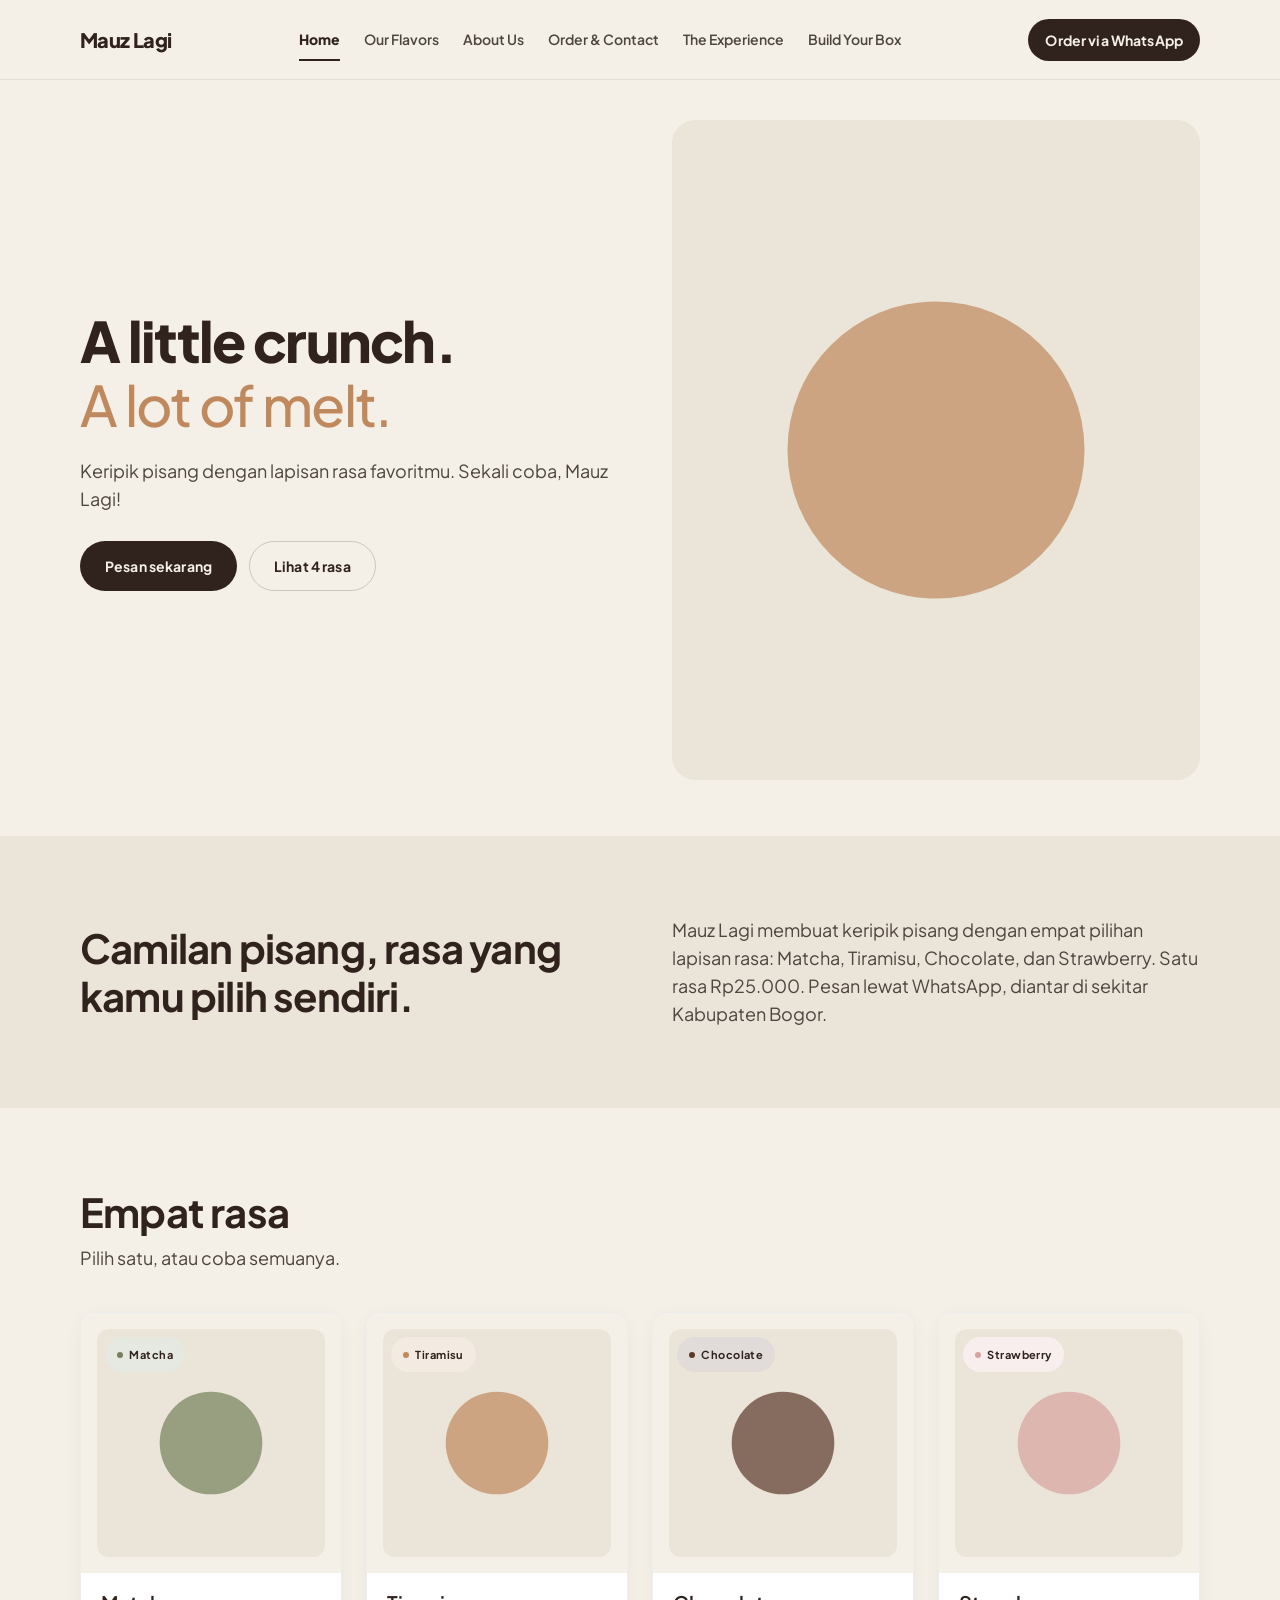
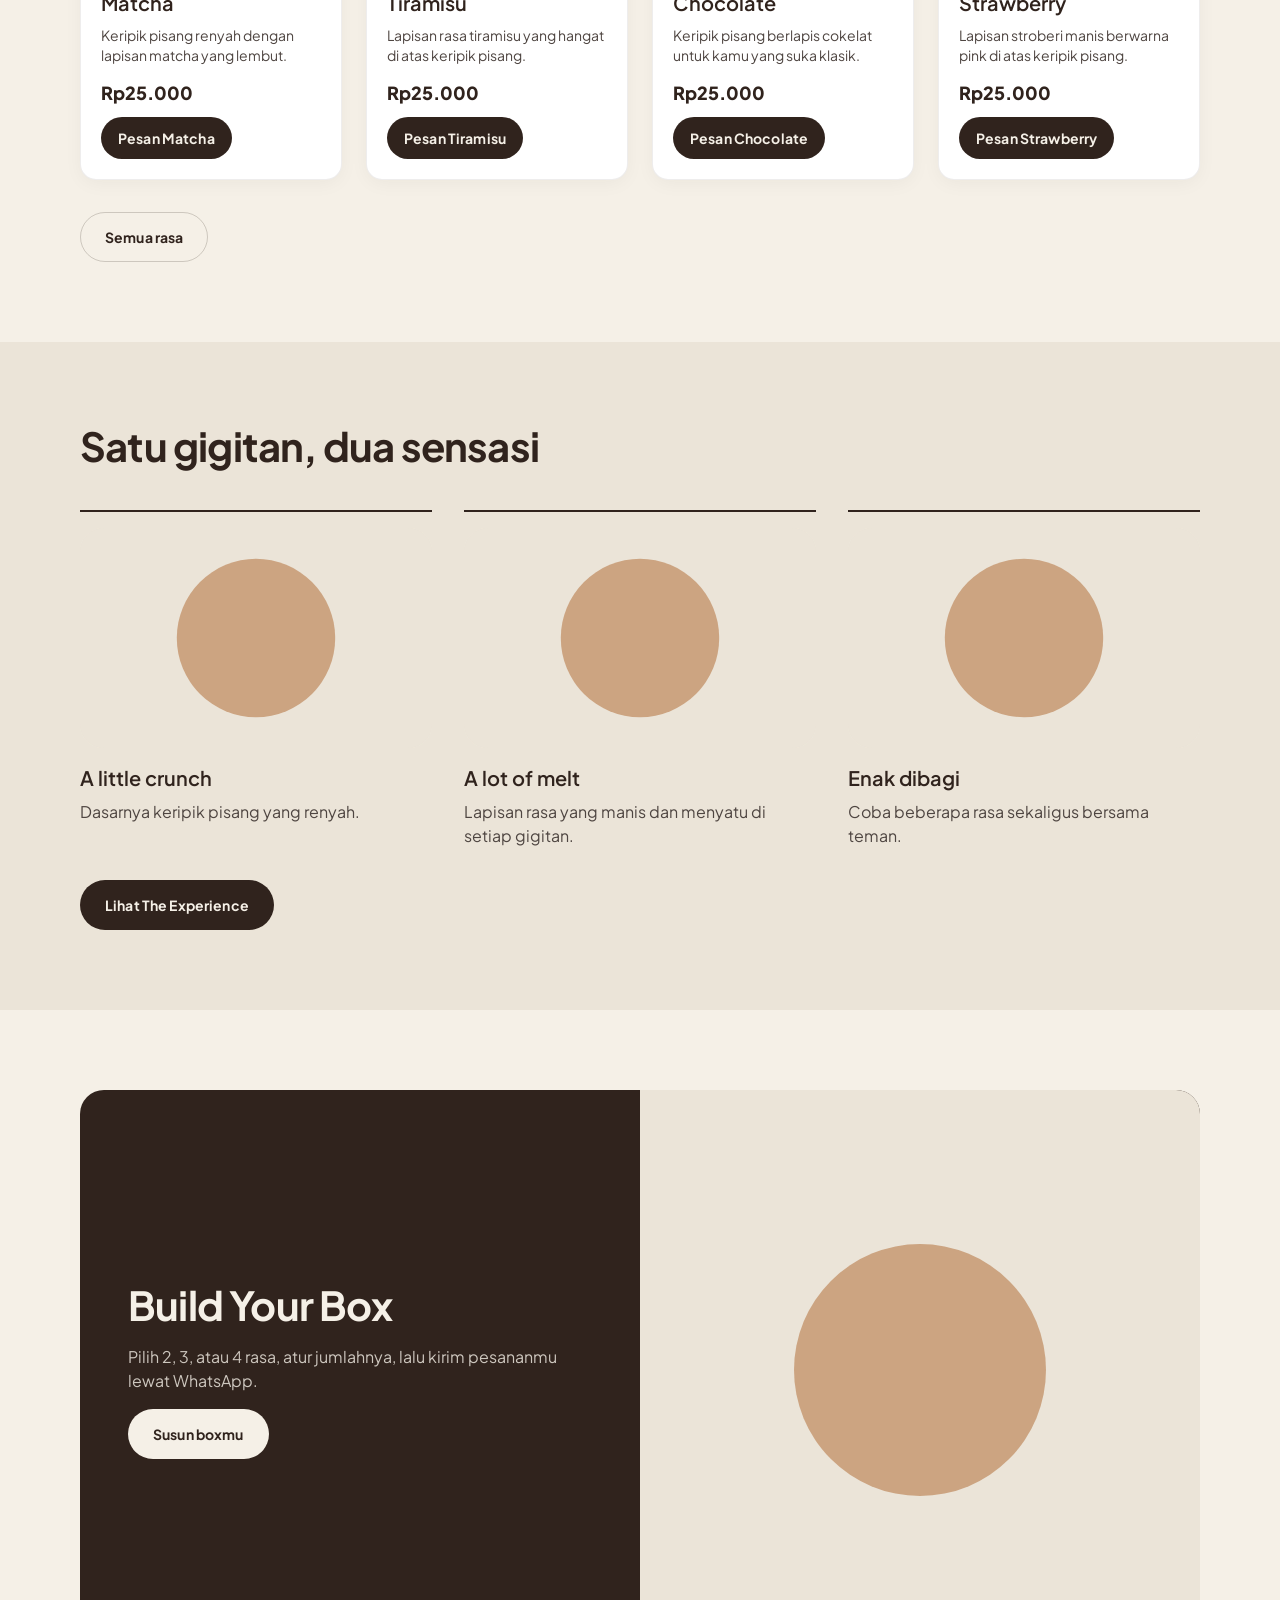
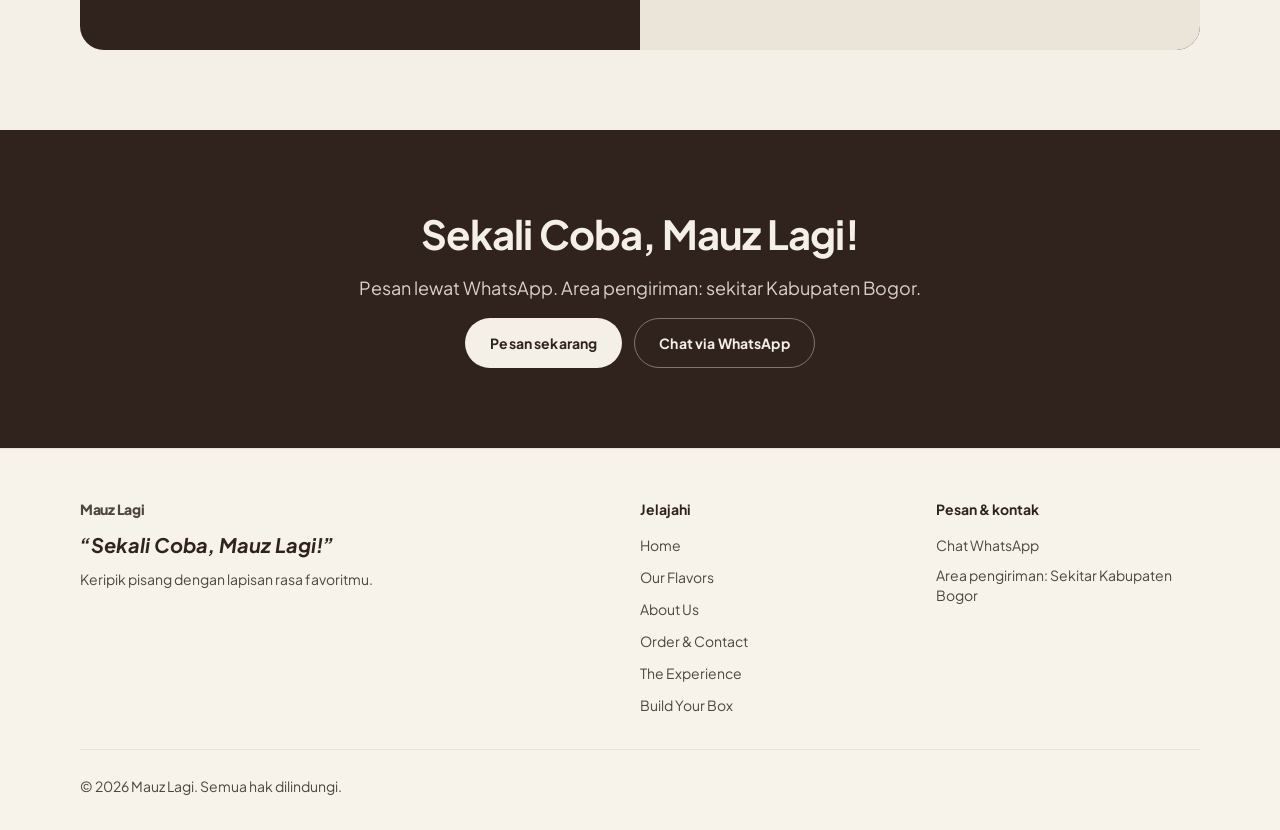
<file: index.html>
<!DOCTYPE html>
<html lang="id">
<head>
<meta charset="utf-8">
<meta name="viewport" content="width=device-width, initial-scale=1">
<title>Keripik Pisang Lapis Rasa | Mauz Lagi</title>
<meta name="description" content="Mauz Lagi — keripik pisang dengan lapisan rasa Matcha, Tiramisu, Chocolate, dan Strawberry. Sekali coba, Mauz Lagi!">
<link rel="preconnect" href="https://fonts.googleapis.com">
<link rel="preconnect" href="https://fonts.gstatic.com" crossorigin>
<link href="https://fonts.googleapis.com/css2?family=Plus+Jakarta+Sans:wght@400;500;600;700;800&display=swap" rel="stylesheet">
<link rel="stylesheet" href="css/style.css">
</head>
<body>
<a class="skip" href="#main">Lewati ke konten</a>
<div id="site-header"></div>
<main id="main">

<section class="hero"><div class="container split">
<div><h1 class="t-hero"><span>A little crunch.</span><span>A lot of melt.</span></h1>
<p class="t-lead">Keripik pisang dengan lapisan rasa favoritmu. Sekali coba, Mauz Lagi!</p>
<div class="btn-row"><a class="btn btn--primary" href="order.html">Pesan sekarang</a><a class="btn btn--ghost" href="flavors.html">Lihat 4 rasa</a></div></div>
<div class="media-frame"><img data-img="hero" alt="Keripik pisang Mauz Lagi dengan lapisan rasa" width="800" height="1000"></div>
</div></section>

<section class="section section--tint"><div class="container split">
<div><h2 class="t-h1">Camilan pisang, rasa yang kamu pilih sendiri.</h2></div>
<p class="t-lead">Mauz Lagi membuat keripik pisang dengan empat pilihan lapisan rasa: Matcha, Tiramisu, Chocolate, dan Strawberry. Satu rasa Rp25.000. Pesan lewat WhatsApp, diantar di sekitar Kabupaten Bogor.</p>
</div></section>

<section class="section" id="rasa"><div class="container">
<div class="section-head"><h2 class="t-h1">Empat rasa</h2><p class="t-lead">Pilih satu, atau coba semuanya.</p></div>
<div class="grid flavor-grid is-scroll" data-flavor-grid></div>
<div class="btn-row" style="margin-top:2rem"><a class="btn btn--ghost" href="flavors.html">Semua rasa</a></div>
</div></section>

<section class="section section--tint"><div class="container">
<div class="section-head"><h2 class="t-h1">Satu gigitan, dua sensasi</h2></div>
<div class="pillars">
<div class="pillar"><div class="media-frame media-frame--wide" style="margin-bottom:1rem"><img data-img="crunch" alt="Keripik pisang renyah" loading="lazy" width="800" height="500"></div><h3 class="t-h3">A little crunch</h3><p class="muted">Dasarnya keripik pisang yang renyah.</p></div>
<div class="pillar"><div class="media-frame media-frame--wide" style="margin-bottom:1rem"><img data-img="melt" alt="Lapisan rasa pada keripik pisang" loading="lazy" width="800" height="500"></div><h3 class="t-h3">A lot of melt</h3><p class="muted">Lapisan rasa yang manis dan menyatu di setiap gigitan.</p></div>
<div class="pillar"><div class="media-frame media-frame--wide" style="margin-bottom:1rem"><img data-img="share" alt="Keripik pisang untuk dinikmati bersama" loading="lazy" width="800" height="500"></div><h3 class="t-h3">Enak dibagi</h3><p class="muted">Coba beberapa rasa sekaligus bersama teman.</p></div>
</div>
<div class="btn-row" style="margin-top:2rem"><a class="btn btn--primary" href="experience.html">Lihat The Experience</a></div>
</div></section>

<section class="section"><div class="container"><div class="promo">
<div class="promo-body"><h2 class="t-h1">Build Your Box</h2><p>Pilih 2, 3, atau 4 rasa, atur jumlahnya, lalu kirim pesananmu lewat WhatsApp.</p><a class="btn btn--light" href="build-your-box.html">Susun boxmu</a></div>
<img data-img="box" alt="Beberapa rasa keripik pisang Mauz Lagi dalam satu box" loading="lazy" width="800" height="600"></div></div></section>
<section class="section section--dark"><div class="container cta-band">
<h2 class="t-h1">Sekali Coba, Mauz Lagi!</h2><p class="t-lead">Pesan lewat WhatsApp. Area pengiriman: sekitar Kabupaten Bogor.</p>
<div class="btn-row" style="justify-content:center"><a class="btn btn--light" href="order.html">Pesan sekarang</a><a class="btn btn--ghost" style="color:var(--cream);border-color:rgba(245,240,231,.4)" data-wa="Halo Mauz Lagi! Saya mau pesan keripik pisang." target="_blank" rel="noopener" href="#">Chat via WhatsApp</a></div></div></section>

</main>
<div id="site-footer"></div>
<script src="js/products.js"></script><script src="js/main.js"></script>
</body>
</html>
</file>
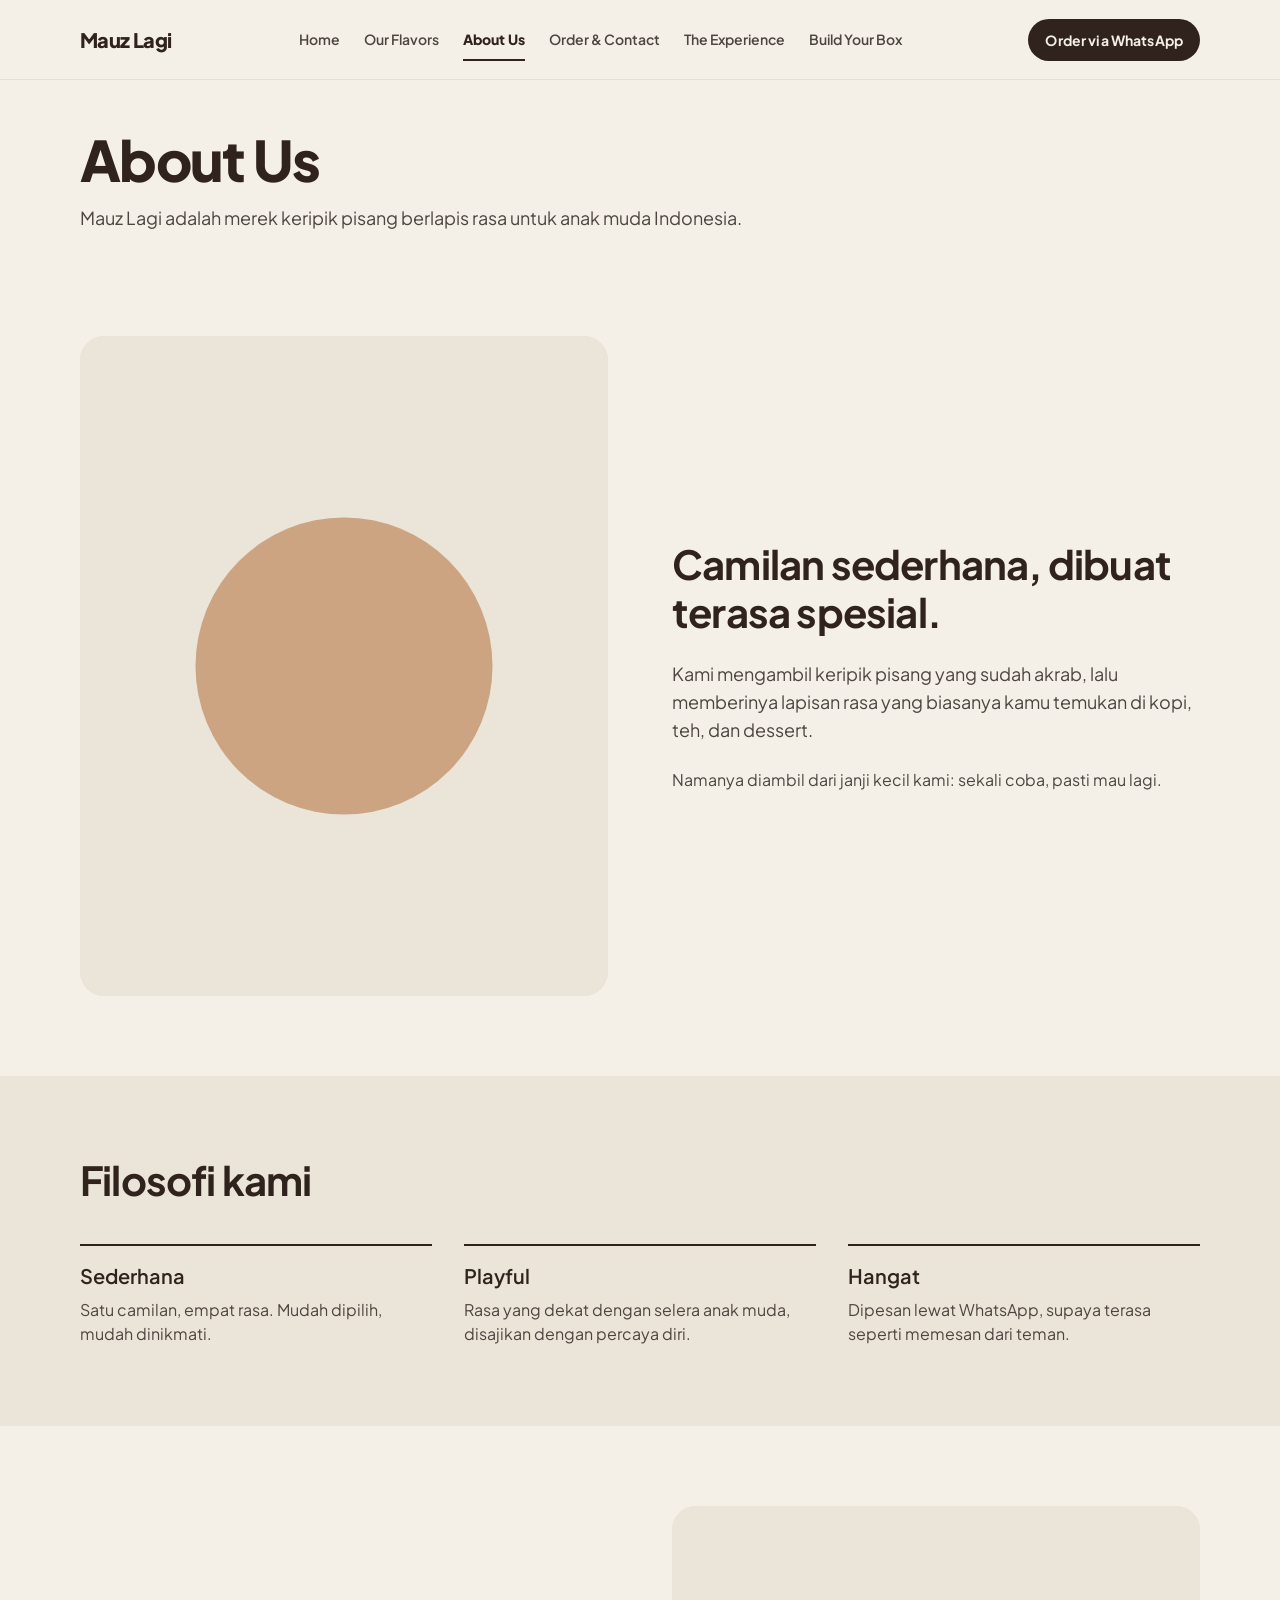
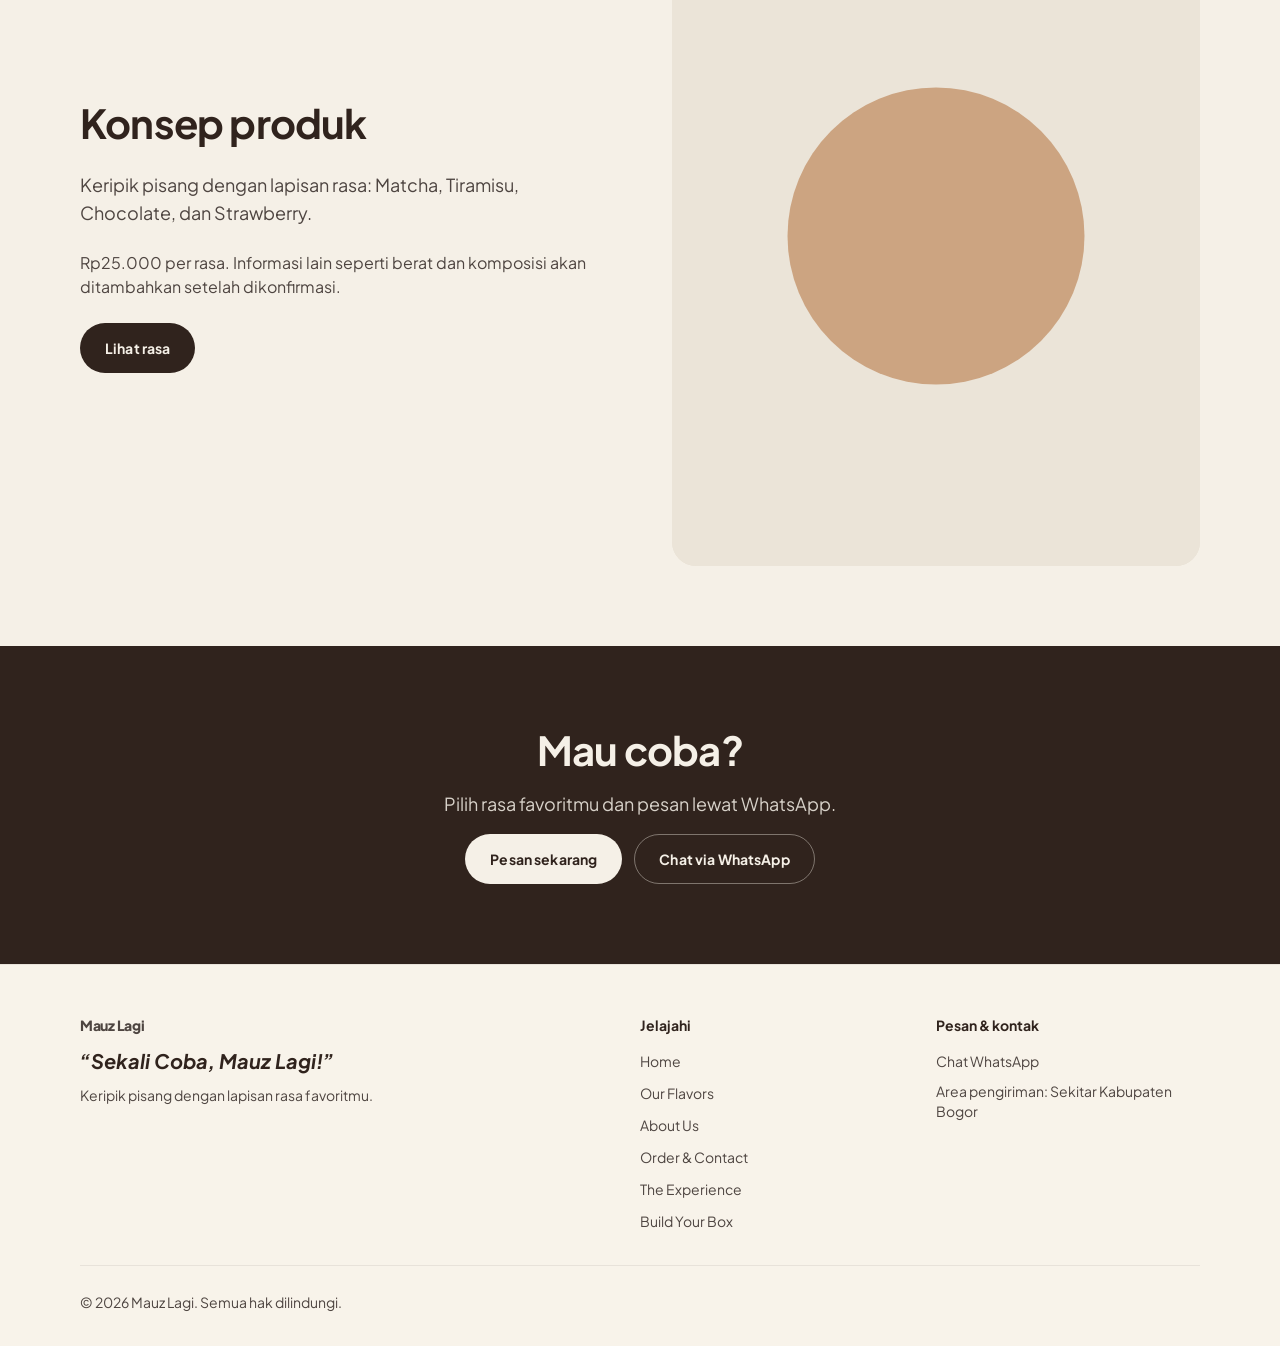
<file: about.html>
<!DOCTYPE html>
<html lang="id">
<head>
<meta charset="utf-8">
<meta name="viewport" content="width=device-width, initial-scale=1">
<title>About Us | Mauz Lagi</title>
<meta name="description" content="Kenali Mauz Lagi: keripik pisang dengan lapisan rasa untuk anak muda Indonesia.">
<link rel="preconnect" href="https://fonts.googleapis.com">
<link rel="preconnect" href="https://fonts.gstatic.com" crossorigin>
<link href="https://fonts.googleapis.com/css2?family=Plus+Jakarta+Sans:wght@400;500;600;700;800&display=swap" rel="stylesheet">
<link rel="stylesheet" href="css/style.css">
</head>
<body>
<a class="skip" href="#main">Lewati ke konten</a>
<div id="site-header"></div>
<main id="main">

<section class="container page-head"><h1 class="t-hero">About Us</h1><p class="t-lead">Mauz Lagi adalah merek keripik pisang berlapis rasa untuk anak muda Indonesia.</p></section>
<section class="section"><div class="container split">
<div class="media-frame"><img data-img="about1" alt="Keripik pisang berwarna keemasan" loading="lazy" width="800" height="1000"></div>
<div class="grid"><h2 class="t-h1">Camilan sederhana, dibuat terasa spesial.</h2><p class="t-lead">Kami mengambil keripik pisang yang sudah akrab, lalu memberinya lapisan rasa yang biasanya kamu temukan di kopi, teh, dan dessert.</p><p class="muted">Namanya diambil dari janji kecil kami: sekali coba, pasti mau lagi.</p></div>
</div></section>
<section class="section section--tint"><div class="container">
<div class="section-head"><h2 class="t-h1">Filosofi kami</h2></div>
<div class="pillars">
<div class="pillar"><h3 class="t-h3">Sederhana</h3><p class="muted">Satu camilan, empat rasa. Mudah dipilih, mudah dinikmati.</p></div>
<div class="pillar"><h3 class="t-h3">Playful</h3><p class="muted">Rasa yang dekat dengan selera anak muda, disajikan dengan percaya diri.</p></div>
<div class="pillar"><h3 class="t-h3">Hangat</h3><p class="muted">Dipesan lewat WhatsApp, supaya terasa seperti memesan dari teman.</p></div>
</div></div></section>
<section class="section"><div class="container split split--flip">
<div class="media-frame"><img data-img="about2" alt="Lapisan rasa pada keripik pisang" loading="lazy" width="800" height="1000"></div>
<div class="grid"><h2 class="t-h1">Konsep produk</h2><p class="t-lead">Keripik pisang dengan lapisan rasa: Matcha, Tiramisu, Chocolate, dan Strawberry.</p><p class="muted">Rp25.000 per rasa. Informasi lain seperti berat dan komposisi akan ditambahkan setelah dikonfirmasi.</p><div class="btn-row"><a class="btn btn--primary" href="flavors.html">Lihat rasa</a></div></div>
</div></section>
<section class="section section--dark"><div class="container cta-band">
<h2 class="t-h1">Mau coba?</h2><p class="t-lead">Pilih rasa favoritmu dan pesan lewat WhatsApp.</p>
<div class="btn-row" style="justify-content:center"><a class="btn btn--light" href="order.html">Pesan sekarang</a><a class="btn btn--ghost" style="color:var(--cream);border-color:rgba(245,240,231,.4)" data-wa="Halo Mauz Lagi! Saya mau pesan keripik pisang." target="_blank" rel="noopener" href="#">Chat via WhatsApp</a></div></div></section>
</main>
<div id="site-footer"></div>
<script src="js/products.js"></script><script src="js/main.js"></script>
</body>
</html>
</file>
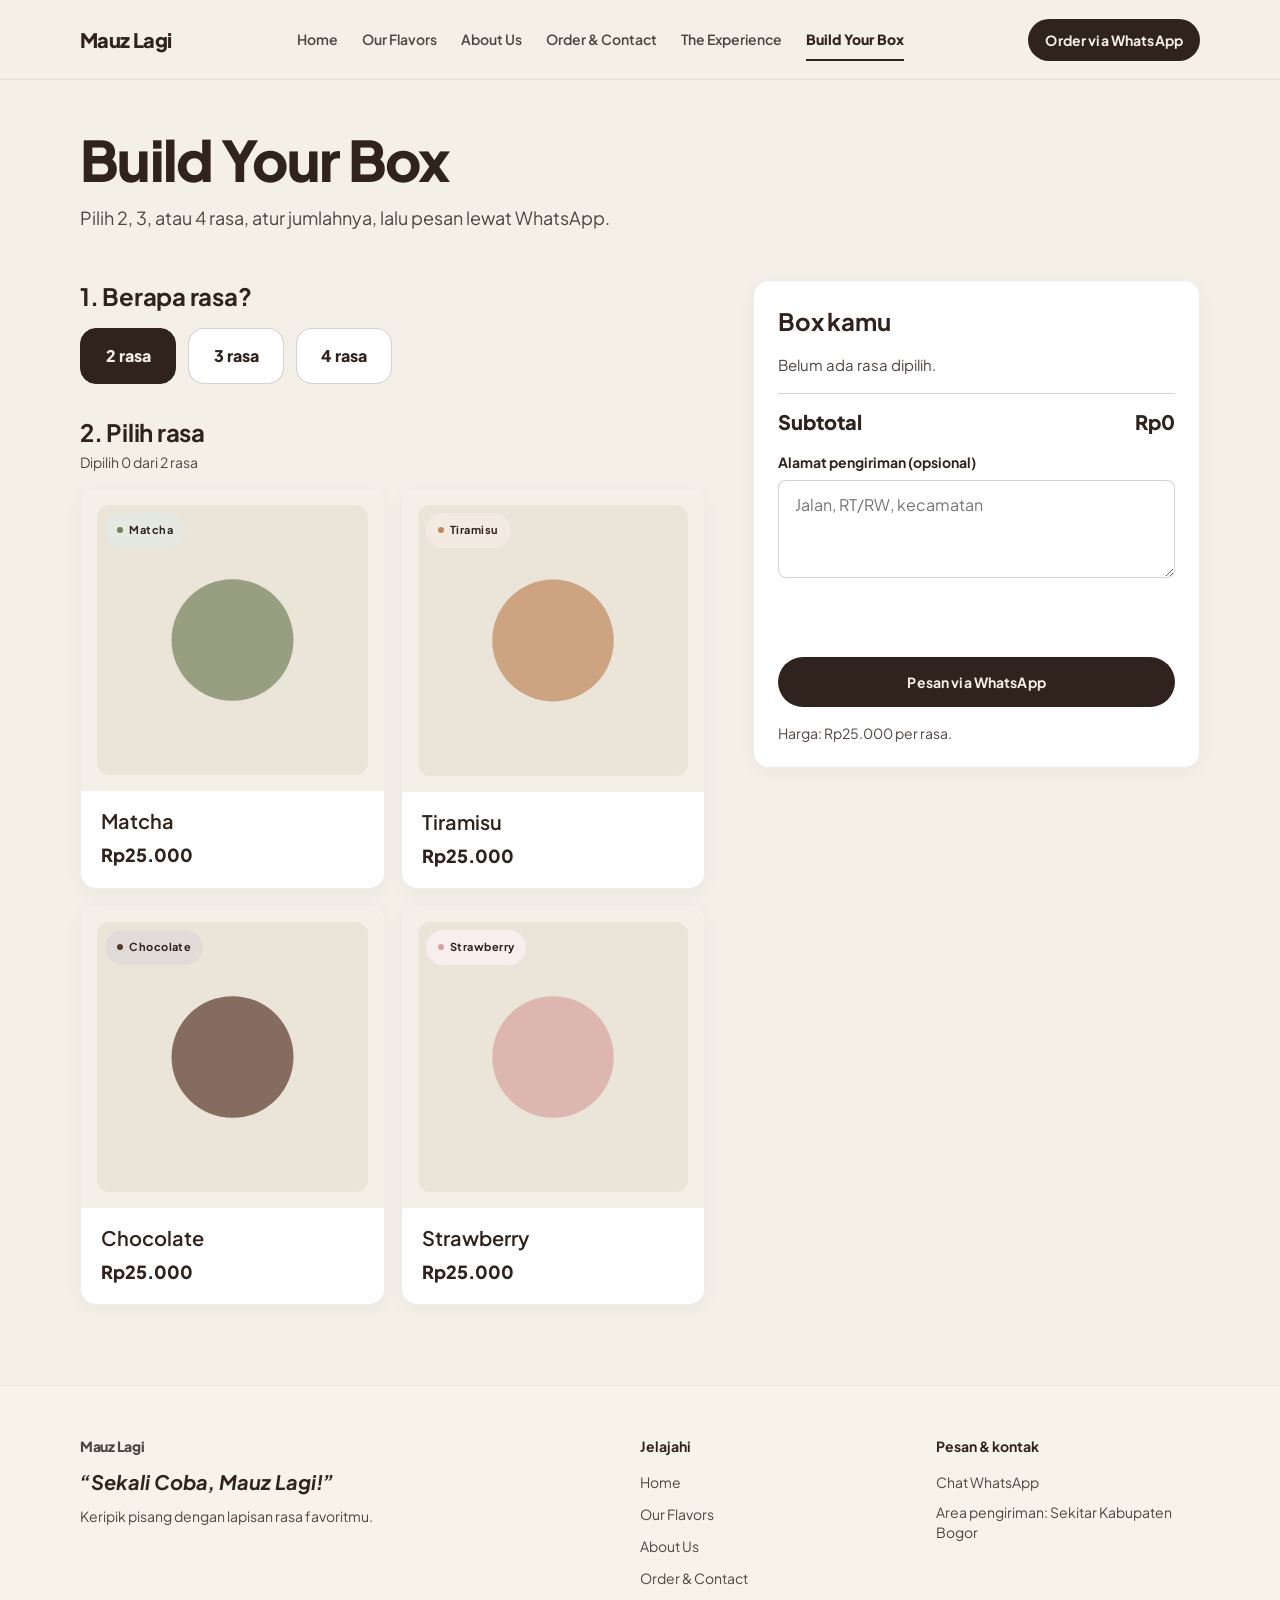
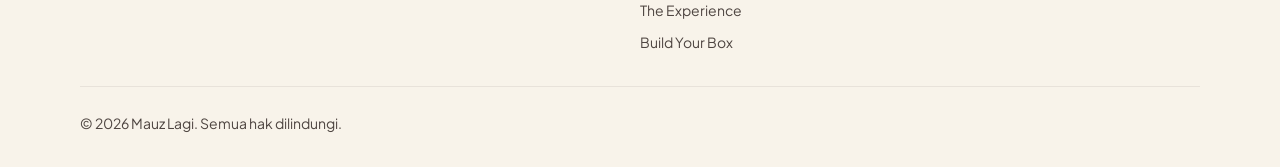
<file: build-your-box.html>
<!DOCTYPE html>
<html lang="id">
<head>
<meta charset="utf-8">
<meta name="viewport" content="width=device-width, initial-scale=1">
<title>Build Your Box | Mauz Lagi</title>
<meta name="description" content="Pilih 2, 3, atau 4 rasa keripik pisang Mauz Lagi dan pesan lewat WhatsApp.">
<link rel="preconnect" href="https://fonts.googleapis.com">
<link rel="preconnect" href="https://fonts.gstatic.com" crossorigin>
<link href="https://fonts.googleapis.com/css2?family=Plus+Jakarta+Sans:wght@400;500;600;700;800&display=swap" rel="stylesheet">
<link rel="stylesheet" href="css/style.css">
</head>
<body data-page="box">
<a class="skip" href="#main">Lewati ke konten</a>
<div id="site-header"></div>
<main id="main">

<section class="container page-head"><h1 class="t-hero">Build Your Box</h1><p class="t-lead">Pilih 2, 3, atau 4 rasa, atur jumlahnya, lalu pesan lewat WhatsApp.</p></section>
<section class="section" style="padding-top:1.5rem"><div class="container order-layout">
<div class="grid" style="align-content:start;gap:2rem">
<div><h2 class="t-h2" style="margin-bottom:1rem">1. Berapa rasa?</h2>
<div class="size-picker" id="size-picker" role="group" aria-label="Jumlah rasa"><button class="size-btn" type="button" data-size="2" aria-pressed="true">2 rasa</button><button class="size-btn" type="button" data-size="3" aria-pressed="false">3 rasa</button><button class="size-btn" type="button" data-size="4" aria-pressed="false">4 rasa</button></div></div>
<div><h2 class="t-h2">2. Pilih rasa</h2><p class="small muted" id="box-hint" aria-live="polite" style="margin:.25rem 0 1rem"></p>
<div class="grid" id="pick-grid" style="grid-template-columns:repeat(2,1fr);gap:1rem"></div></div></div>
<aside class="card summary" aria-label="Ringkasan box"><h2 class="t-h2">Box kamu</h2>
<div id="box-summary" aria-live="polite"></div>
<div class="total"><span>Subtotal</span><span id="subtotal">Rp0</span></div>
<div class="field" id="address-field"><label for="address">Alamat pengiriman (opsional)</label><textarea id="address" rows="3" autocomplete="street-address" placeholder="Jalan, RT/RW, kecamatan"></textarea><p class="error" id="address-error" role="alert"></p></div>
<p class="error" id="box-error" role="alert"></p>
<button class="btn btn--primary" type="button" id="wa-box">Pesan via WhatsApp</button>
<p class="small muted">Harga: Rp25.000 per rasa.</p></aside>
</div></section>

</main>
<div id="site-footer"></div>
<script src="js/products.js"></script><script src="js/main.js"></script><script src="js/order.js"></script>
</body>
</html>
</file>
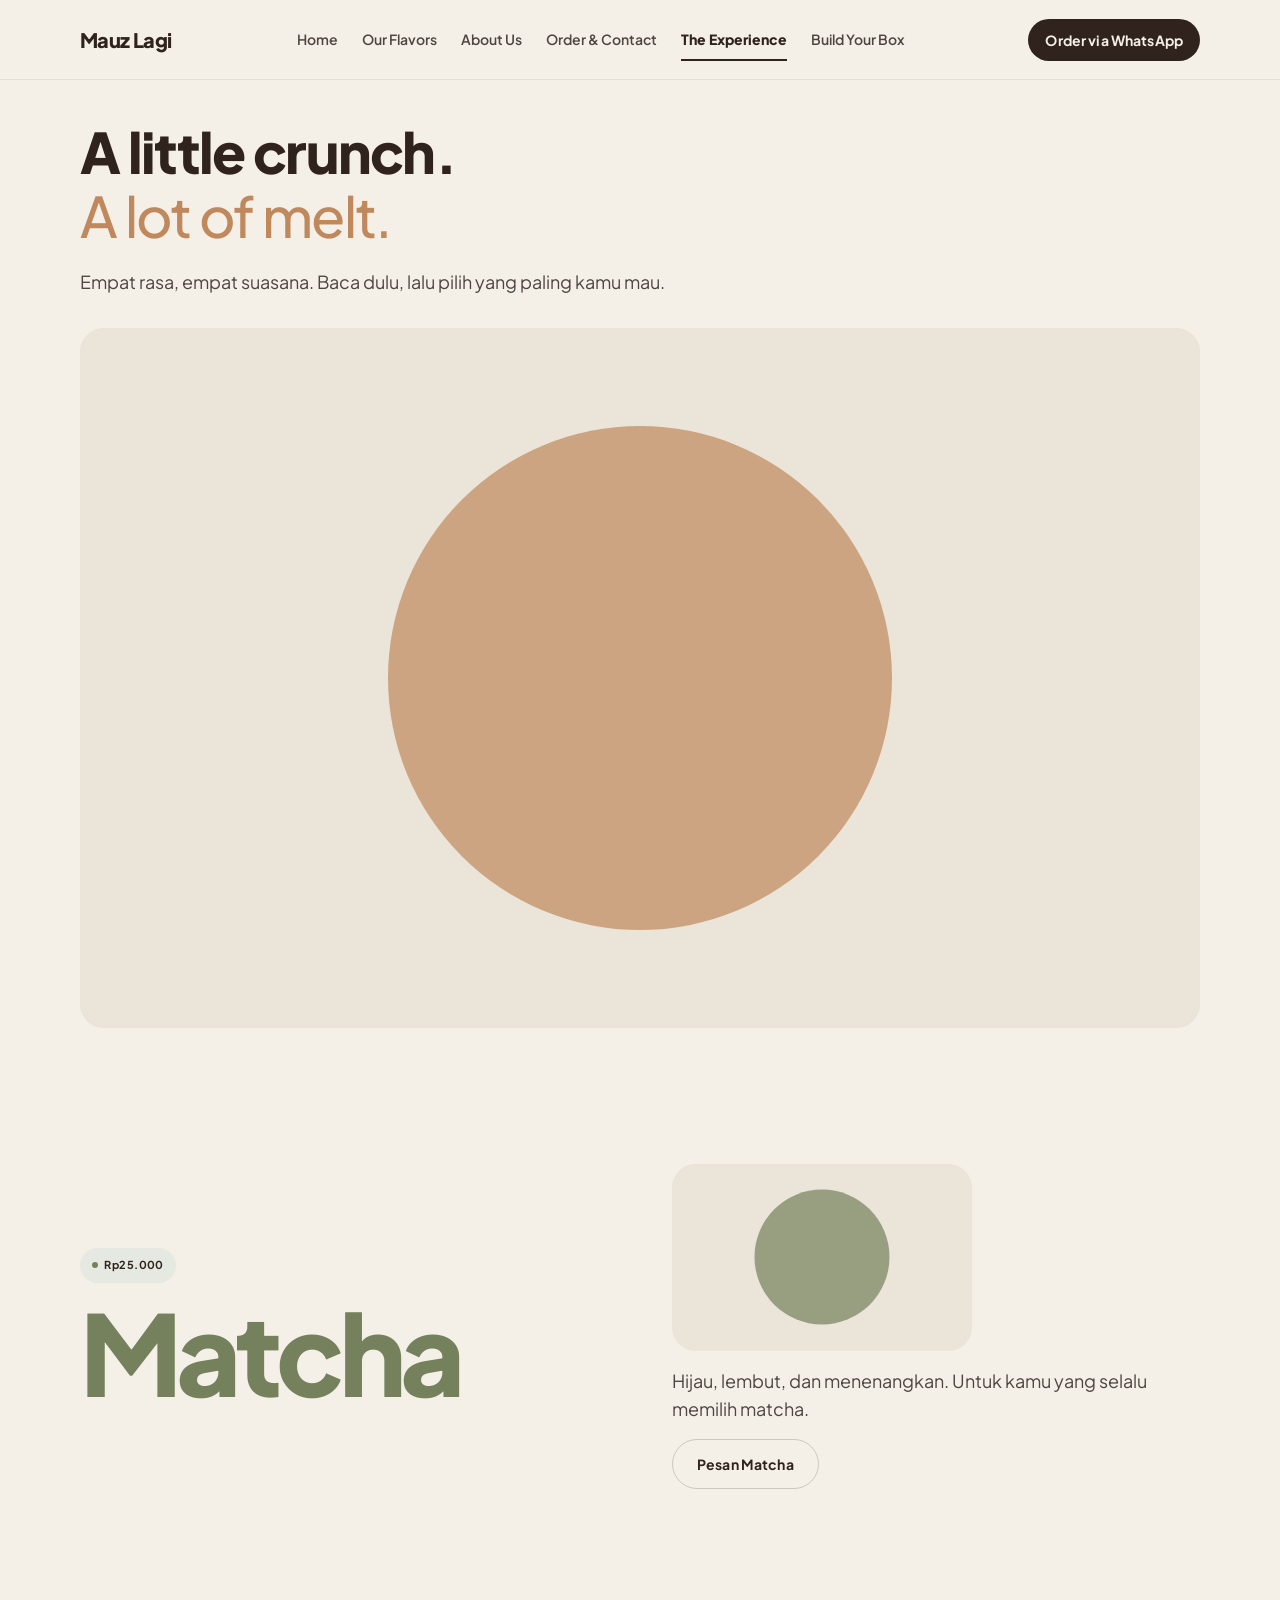
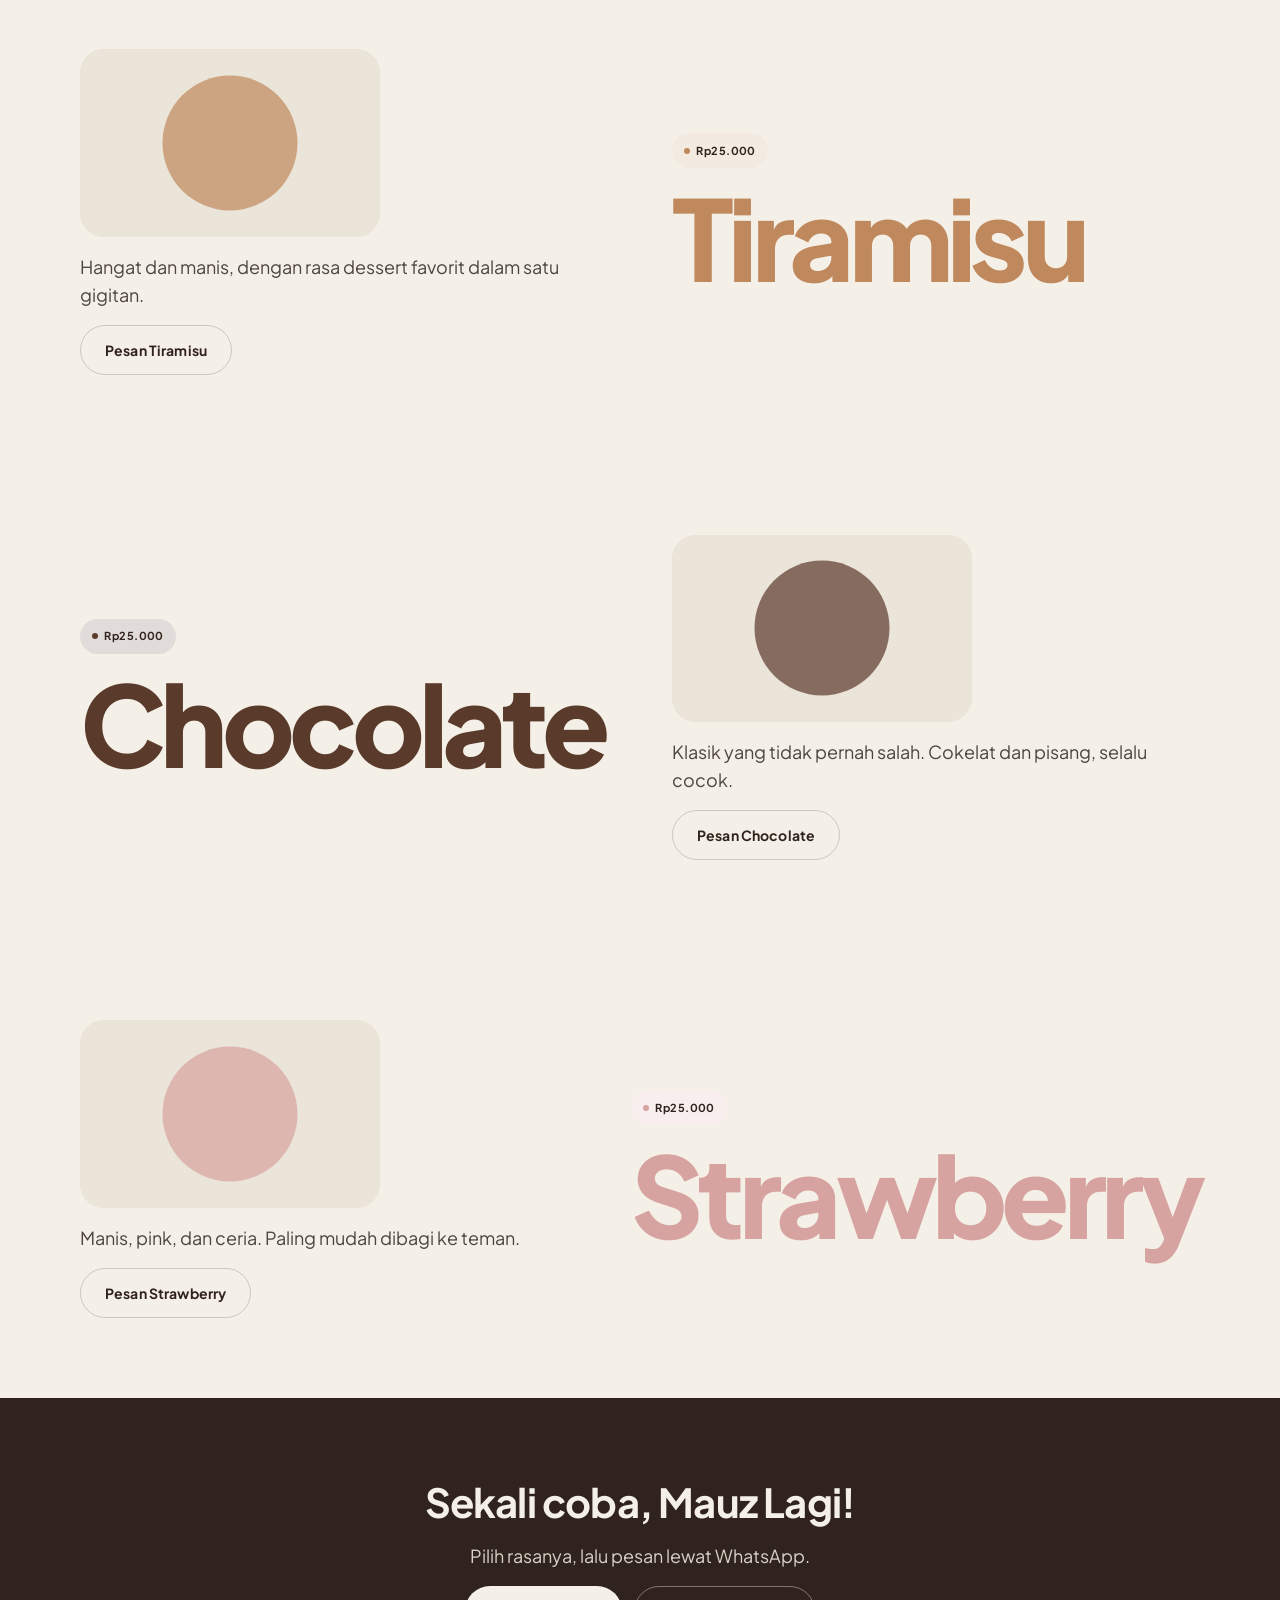
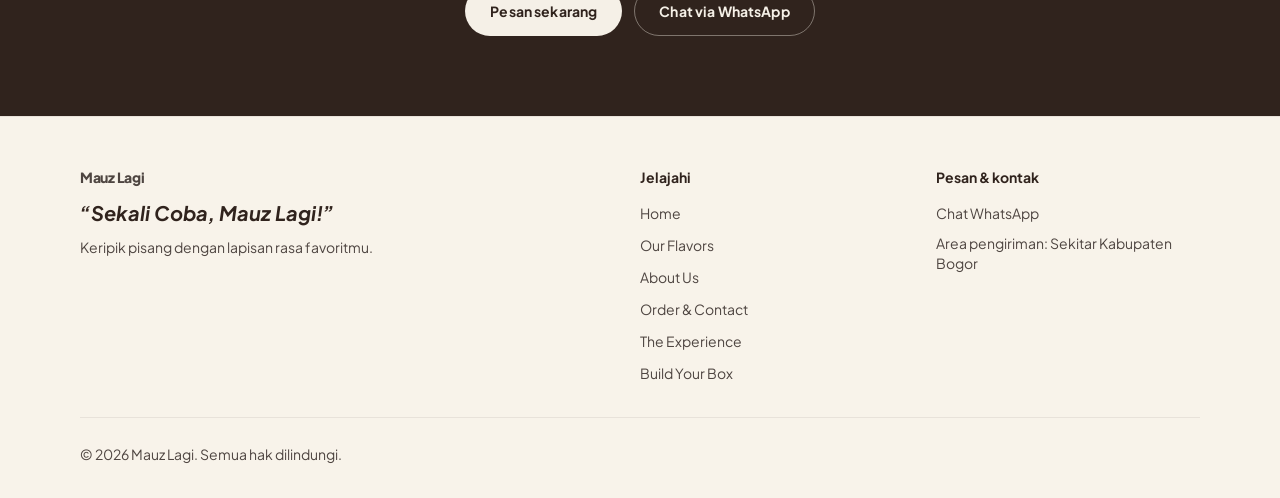
<file: experience.html>
<!DOCTYPE html>
<html lang="id">
<head>
<meta charset="utf-8">
<meta name="viewport" content="width=device-width, initial-scale=1">
<title>The Experience | Mauz Lagi</title>
<meta name="description" content="Pengalaman Mauz Lagi: crunch, melt, dan empat rasa keripik pisang.">
<link rel="preconnect" href="https://fonts.googleapis.com">
<link rel="preconnect" href="https://fonts.gstatic.com" crossorigin>
<link href="https://fonts.googleapis.com/css2?family=Plus+Jakarta+Sans:wght@400;500;600;700;800&display=swap" rel="stylesheet">
<link rel="stylesheet" href="css/style.css">
</head>
<body>
<a class="skip" href="#main">Lewati ke konten</a>
<div id="site-header"></div>
<main id="main">

<section class="hero"><div class="container"><h1 class="t-hero" style="max-width:14ch"><span>A little crunch.</span><span>A lot of melt.</span></h1>
<p class="t-lead">Empat rasa, empat suasana. Baca dulu, lalu pilih yang paling kamu mau.</p>
<div class="media-frame media-frame--wide" style="margin-top:2rem"><img data-img="melt" alt="Lapisan rasa mengalir di atas keripik pisang" width="1200" height="750"></div></div></section>
<section class="container"><div class="story reveal" style="--flavor:#75815C"><div><span class="chip">Rp25.000</span><p class="big">Matcha</p></div>
<div class="story-body"><div class="media-frame media-frame--wide"><img data-img="matcha" alt="Keripik pisang rasa Matcha" loading="lazy" width="800" height="500"></div><p class="t-lead">Hijau, lembut, dan menenangkan. Untuk kamu yang selalu memilih matcha.</p><a class="btn btn--ghost" href="order.html?add=matcha">Pesan Matcha</a></div></div><div class="story reveal" style="--flavor:#BF895D"><div><span class="chip">Rp25.000</span><p class="big">Tiramisu</p></div>
<div class="story-body"><div class="media-frame media-frame--wide"><img data-img="tiramisu" alt="Keripik pisang rasa Tiramisu" loading="lazy" width="800" height="500"></div><p class="t-lead">Hangat dan manis, dengan rasa dessert favorit dalam satu gigitan.</p><a class="btn btn--ghost" href="order.html?add=tiramisu">Pesan Tiramisu</a></div></div><div class="story reveal" style="--flavor:#5A3A2B"><div><span class="chip">Rp25.000</span><p class="big">Chocolate</p></div>
<div class="story-body"><div class="media-frame media-frame--wide"><img data-img="chocolate" alt="Keripik pisang rasa Chocolate" loading="lazy" width="800" height="500"></div><p class="t-lead">Klasik yang tidak pernah salah. Cokelat dan pisang, selalu cocok.</p><a class="btn btn--ghost" href="order.html?add=chocolate">Pesan Chocolate</a></div></div><div class="story reveal" style="--flavor:#D7A3A0"><div><span class="chip">Rp25.000</span><p class="big">Strawberry</p></div>
<div class="story-body"><div class="media-frame media-frame--wide"><img data-img="strawberry" alt="Keripik pisang rasa Strawberry" loading="lazy" width="800" height="500"></div><p class="t-lead">Manis, pink, dan ceria. Paling mudah dibagi ke teman.</p><a class="btn btn--ghost" href="order.html?add=strawberry">Pesan Strawberry</a></div></div></section>
<section class="section section--dark"><div class="container cta-band">
<h2 class="t-h1">Sekali coba, Mauz Lagi!</h2><p class="t-lead">Pilih rasanya, lalu pesan lewat WhatsApp.</p>
<div class="btn-row" style="justify-content:center"><a class="btn btn--light" href="order.html">Pesan sekarang</a><a class="btn btn--ghost" style="color:var(--cream);border-color:rgba(245,240,231,.4)" data-wa="Halo Mauz Lagi! Saya mau pesan keripik pisang." target="_blank" rel="noopener" href="#">Chat via WhatsApp</a></div></div></section>
</main>
<div id="site-footer"></div>
<script src="js/products.js"></script><script src="js/main.js"></script>
</body>
</html>
</file>
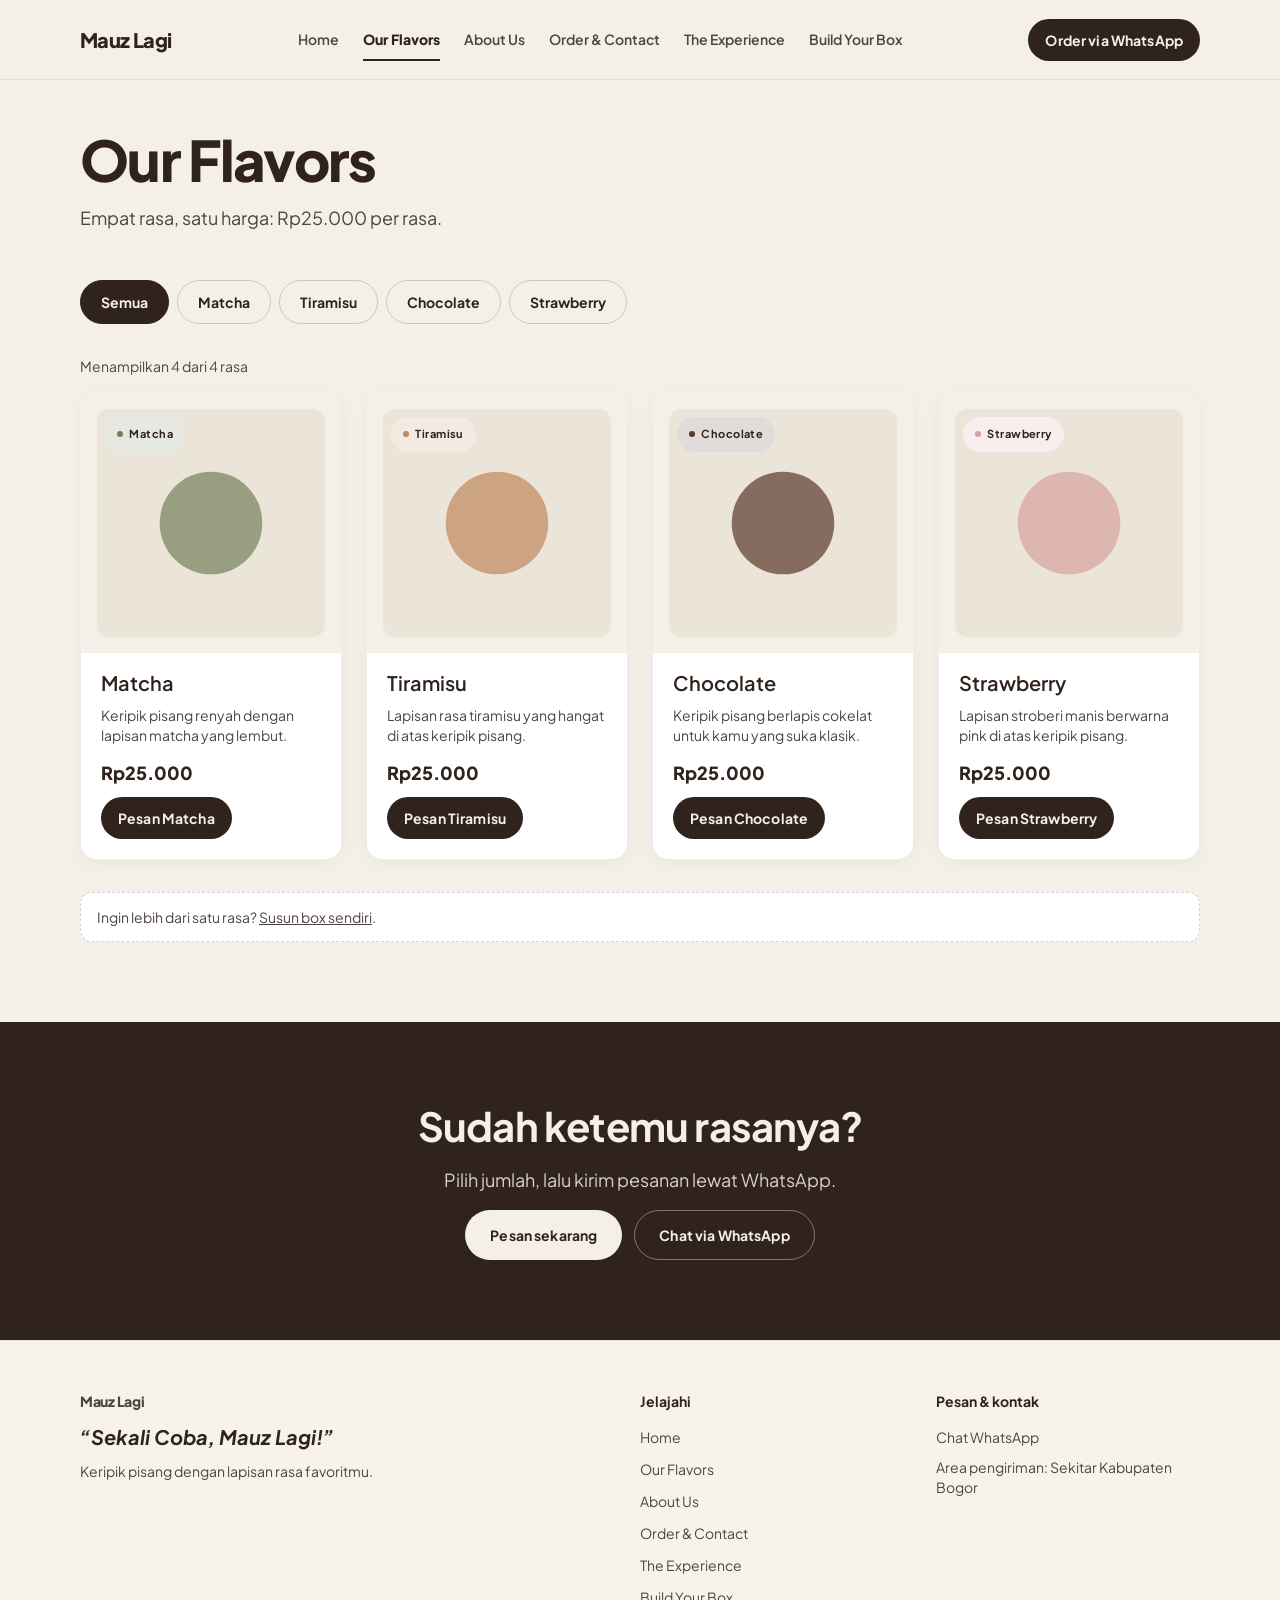
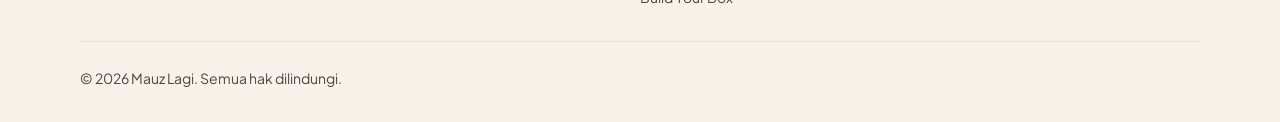
<file: flavors.html>
<!DOCTYPE html>
<html lang="id">
<head>
<meta charset="utf-8">
<meta name="viewport" content="width=device-width, initial-scale=1">
<title>Our Flavors | Mauz Lagi</title>
<meta name="description" content="Empat rasa keripik pisang Mauz Lagi: Matcha, Tiramisu, Chocolate, Strawberry. Rp25.000 per rasa.">
<link rel="preconnect" href="https://fonts.googleapis.com">
<link rel="preconnect" href="https://fonts.gstatic.com" crossorigin>
<link href="https://fonts.googleapis.com/css2?family=Plus+Jakarta+Sans:wght@400;500;600;700;800&display=swap" rel="stylesheet">
<link rel="stylesheet" href="css/style.css">
</head>
<body>
<a class="skip" href="#main">Lewati ke konten</a>
<div id="site-header"></div>
<main id="main">

<section class="container page-head"><h1 class="t-hero">Our Flavors</h1><p class="t-lead">Empat rasa, satu harga: Rp25.000 per rasa.</p></section>
<section class="section" style="padding-top:1.5rem"><div class="container">
<div class="filters" data-filters role="group" aria-label="Filter rasa"></div>
<p class="small muted" id="filter-count" aria-live="polite" style="margin-bottom:1rem">Menampilkan 4 dari 4 rasa</p>
<div class="grid flavor-grid" data-flavor-grid></div>
<div class="note" style="margin-top:2rem">Ingin lebih dari satu rasa? <a href="build-your-box.html">Susun box sendiri</a>.</div>
</div></section>
<section class="section section--dark"><div class="container cta-band">
<h2 class="t-h1">Sudah ketemu rasanya?</h2><p class="t-lead">Pilih jumlah, lalu kirim pesanan lewat WhatsApp.</p>
<div class="btn-row" style="justify-content:center"><a class="btn btn--light" href="order.html">Pesan sekarang</a><a class="btn btn--ghost" style="color:var(--cream);border-color:rgba(245,240,231,.4)" data-wa="Halo Mauz Lagi! Saya mau pesan keripik pisang." target="_blank" rel="noopener" href="#">Chat via WhatsApp</a></div></div></section>
</main>
<div id="site-footer"></div>
<script src="js/products.js"></script><script src="js/main.js"></script>
</body>
</html>
</file>
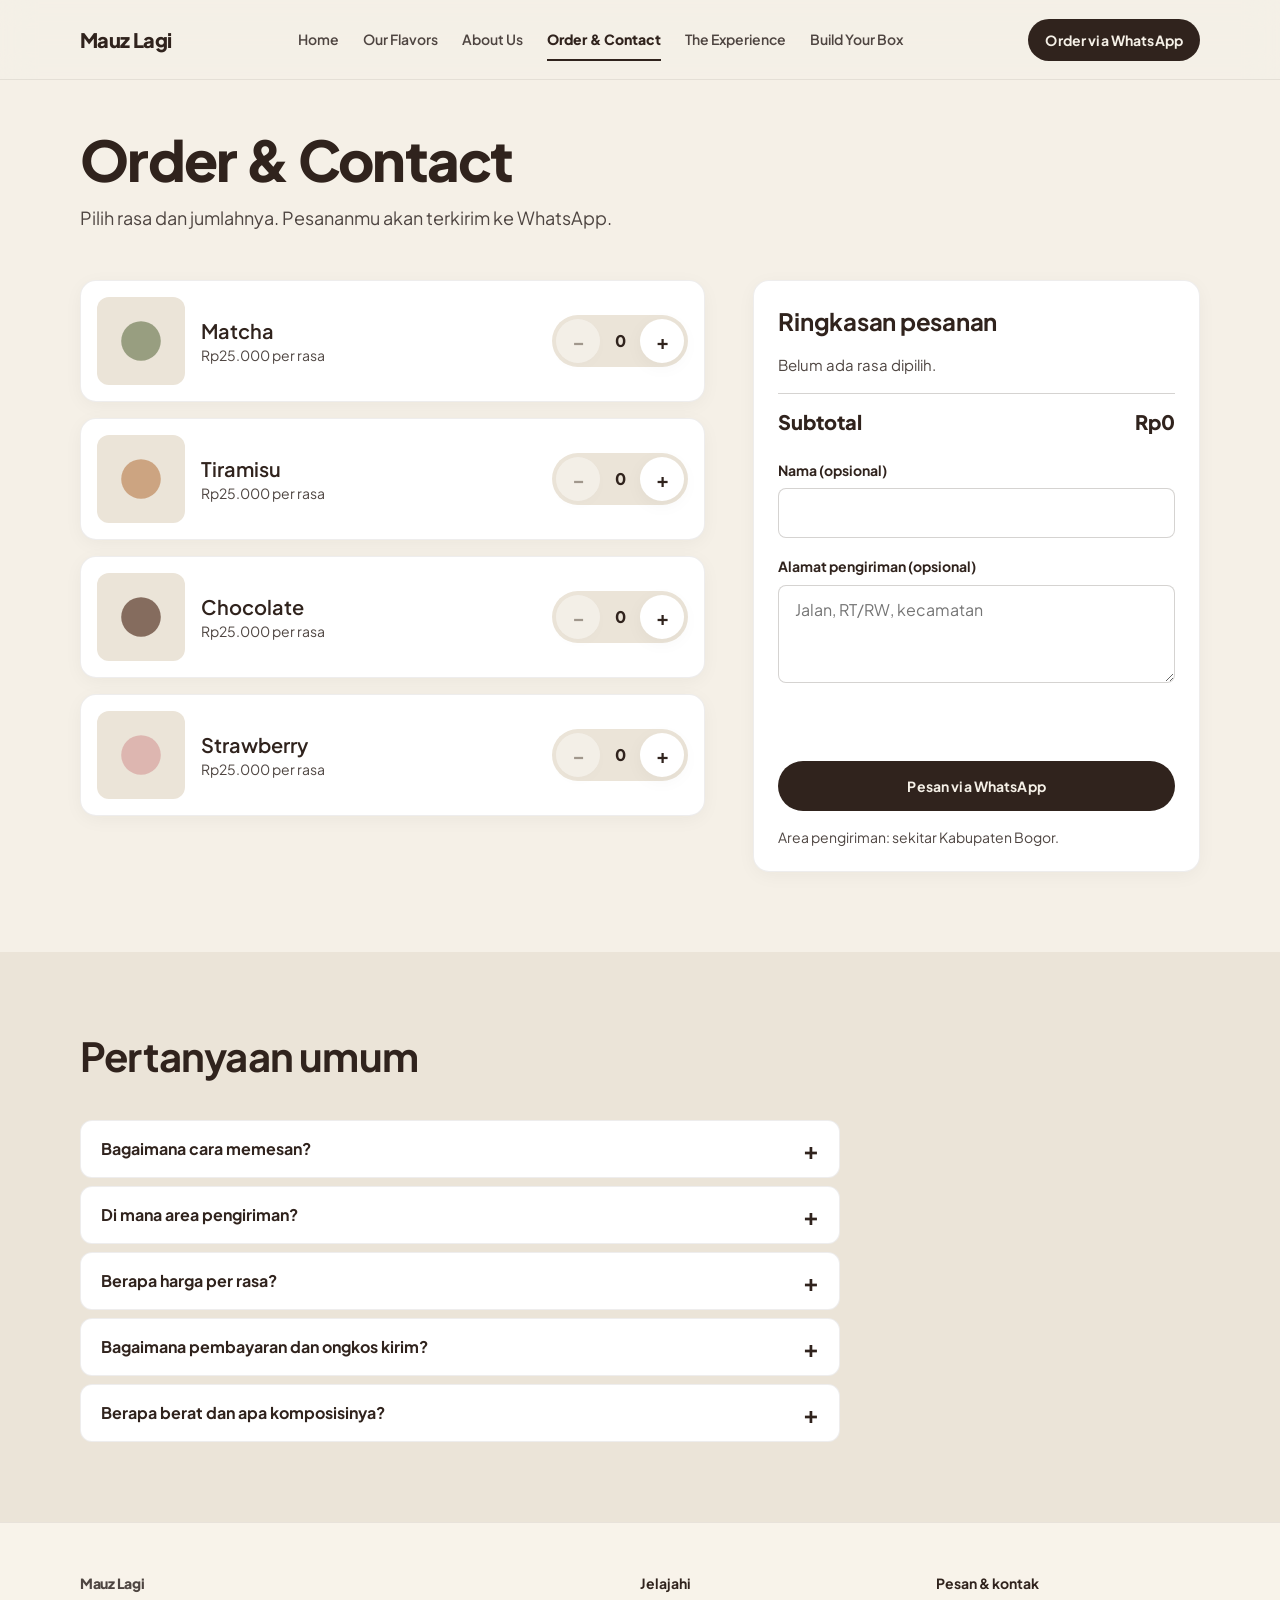
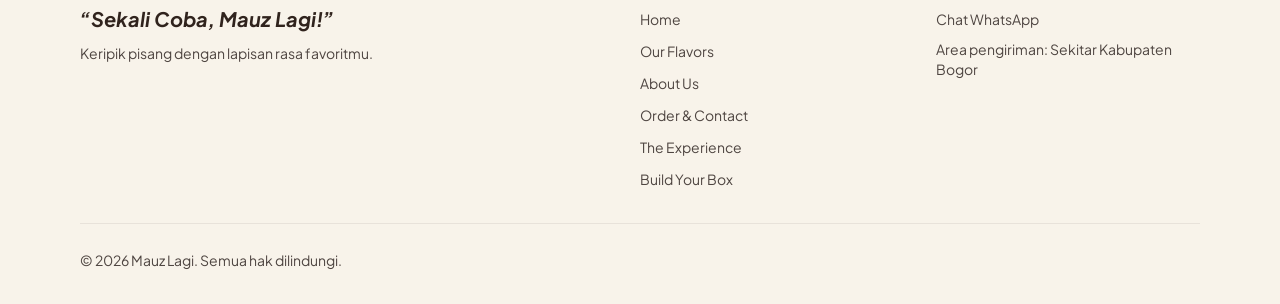
<file: order.html>
<!DOCTYPE html>
<html lang="id">
<head>
<meta charset="utf-8">
<meta name="viewport" content="width=device-width, initial-scale=1">
<title>Order & Contact | Mauz Lagi</title>
<meta name="description" content="Pesan keripik pisang Mauz Lagi lewat WhatsApp. Rp25.000 per rasa.">
<link rel="preconnect" href="https://fonts.googleapis.com">
<link rel="preconnect" href="https://fonts.gstatic.com" crossorigin>
<link href="https://fonts.googleapis.com/css2?family=Plus+Jakarta+Sans:wght@400;500;600;700;800&display=swap" rel="stylesheet">
<link rel="stylesheet" href="css/style.css">
</head>
<body data-page="order">
<a class="skip" href="#main">Lewati ke konten</a>
<div id="site-header"></div>
<main id="main">

<section class="container page-head"><h1 class="t-hero">Order &amp; Contact</h1><p class="t-lead">Pilih rasa dan jumlahnya. Pesananmu akan terkirim ke WhatsApp.</p></section>
<section class="section" style="padding-top:1.5rem"><div class="container order-layout">
<div class="order-list" id="order-list" aria-label="Pilih produk"></div>
<aside class="card summary" aria-label="Ringkasan pesanan"><h2 class="t-h2">Ringkasan pesanan</h2>
<div id="summary-items" aria-live="polite"></div>
<div class="total"><span>Subtotal</span><span id="subtotal">Rp0</span></div>
<div class="field" style="margin-top:.5rem"><label for="cust-name">Nama (opsional)</label><input id="cust-name" type="text" autocomplete="name"></div>
<div class="field" id="address-field"><label for="address">Alamat pengiriman (opsional)</label><textarea id="address" rows="3" autocomplete="street-address" placeholder="Jalan, RT/RW, kecamatan"></textarea><p class="error" id="address-error" role="alert"></p></div>
<p class="error" id="order-error" role="alert"></p>
<button class="btn btn--primary" type="button" id="wa-order">Pesan via WhatsApp</button>
<p class="small muted">Area pengiriman: sekitar Kabupaten Bogor.</p></aside>
</div></section>
<section class="section section--tint"><div class="container"><div class="section-head"><h2 class="t-h1">Pertanyaan umum</h2></div><div class="faq" data-faq style="max-width:760px"><div class="faq-item"><button class="faq-q" type="button" aria-expanded="false" aria-controls="fa0" id="fq0">Bagaimana cara memesan?</button><div class="faq-a" id="fa0" role="region" aria-labelledby="fq0"><div><p>Pilih rasa dan jumlahnya di halaman ini, lalu tekan tombol WhatsApp. Pesananmu sudah tertulis otomatis di chat.</p></div></div></div><div class="faq-item"><button class="faq-q" type="button" aria-expanded="false" aria-controls="fa1" id="fq1">Di mana area pengiriman?</button><div class="faq-a" id="fa1" role="region" aria-labelledby="fq1"><div><p>Sekitar Kabupaten Bogor. Cantumkan alamatmu di pesan agar bisa dicek.</p></div></div></div><div class="faq-item"><button class="faq-q" type="button" aria-expanded="false" aria-controls="fa2" id="fq2">Berapa harga per rasa?</button><div class="faq-a" id="fa2" role="region" aria-labelledby="fq2"><div><p>Rp25.000 per rasa, untuk Matcha, Tiramisu, Chocolate, dan Strawberry.</p></div></div></div><div class="faq-item"><button class="faq-q" type="button" aria-expanded="false" aria-controls="fa3" id="fq3">Bagaimana pembayaran dan ongkos kirim?</button><div class="faq-a" id="fa3" role="region" aria-labelledby="fq3"><div><p>Detail pembayaran dan pengiriman akan dikonfirmasi lewat WhatsApp.</p></div></div></div><div class="faq-item"><button class="faq-q" type="button" aria-expanded="false" aria-controls="fa4" id="fq4">Berapa berat dan apa komposisinya?</button><div class="faq-a" id="fa4" role="region" aria-labelledby="fq4"><div><p>Informasi ini akan ditambahkan setelah dikonfirmasi. Tanyakan lewat WhatsApp jika perlu.</p></div></div></div></div></div></section>

</main>
<div id="site-footer"></div>
<script src="js/products.js"></script><script src="js/main.js"></script><script src="js/order.js"></script>
</body>
</html>
</file>
<file: css/style.css>
/* ==========================================================
   MAUZ LAGI — shared design system (see DESIGN.md "Artisanal Glaze")
   1 Tokens · 2 Base · 3 Layout · 4 Header/Footer · 5 Components
   6 Pages · 7 Motion · 8 Responsive
   ========================================================== */

/* 1. TOKENS */
:root {
  --cream: #F5F0E7; --cream-2: #EBE4D8; --white: #FFFFFF;
  --espresso: #30231D; --espresso-hover: #42322A; --ink-soft: #4E4541;
  --matcha: #75815C; --strawberry: #D7A3A0; --caramel: #BF895D;
  --chocolate: #5A3A2B; --tiramisu: #BF895D;
  --line: rgba(48,35,29,.08); --line-strong: rgba(48,35,29,.2);
  --font: "Plus Jakarta Sans", system-ui, -apple-system, "Segoe UI", sans-serif;
  --r-sm: .5rem; --r-md: .75rem; --r-lg: 1rem; --r-xl: 1.5rem; --r-full: 9999px;
  --s-xs: .25rem; --s-sm: .5rem; --s-md: 1rem; --s-lg: 1.5rem; --s-xl: 2.5rem; --s-2xl: 5rem;
  --margin: 1.5rem; --gutter: 1.5rem; --max: 1280px; --header-h: 72px;
  --shadow-1: 0 4px 20px -2px rgba(48,35,29,.05);
  --shadow-2: 0 12px 28px -4px rgba(48,35,29,.08), 0 4px 10px -2px rgba(48,35,29,.03);
  --shadow-3: 0 20px 40px -8px rgba(48,35,29,.12);
}

/* 2. BASE */
*, *::before, *::after { box-sizing: border-box; }
html { scroll-behavior: smooth; -webkit-text-size-adjust: 100%; }
body { margin: 0; font: 400 16px/24px var(--font); color: var(--espresso); background: var(--cream); overflow-x: hidden; }
img { display: block; max-width: 100%; height: auto; }
a { color: inherit; }
h1, h2, h3, h4, p { margin: 0; }
button, input, textarea { font: inherit; color: inherit; }
:focus-visible { outline: 3px solid var(--caramel); outline-offset: 3px; border-radius: var(--r-sm); }
.sr-only { position: absolute; width: 1px; height: 1px; overflow: hidden; clip: rect(0 0 0 0); white-space: nowrap; }
.skip { position: absolute; left: -999px; top: 8px; background: var(--espresso); color: var(--cream); padding: 8px 16px; border-radius: var(--r-full); z-index: 100; }
.skip:focus { left: 8px; }

.t-hero { font-size: clamp(2.25rem, 6vw, 3.5rem); line-height: 1.14; font-weight: 800; letter-spacing: -.03em; }
.t-h1 { font-size: clamp(1.75rem, 4vw, 2.5rem); line-height: 1.2; font-weight: 700; letter-spacing: -.02em; }
.t-h2 { font-size: 1.5rem; line-height: 2rem; font-weight: 700; letter-spacing: -.01em; }
.t-h3 { font-size: 1.25rem; line-height: 1.75rem; font-weight: 600; }
.t-lead { font-size: 1.125rem; line-height: 1.75rem; color: var(--ink-soft); max-width: 56ch; }
.muted { color: var(--ink-soft); }
.small { font-size: .875rem; line-height: 1.25rem; }

/* 3. LAYOUT */
.container { width: 100%; max-width: var(--max); margin-inline: auto; padding-inline: var(--margin); }
.section { padding-block: 3.5rem; }
.section--tint { background: var(--cream-2); }
.section--dark { background: var(--espresso); color: var(--cream); }
.section-head { display: grid; gap: var(--s-sm); margin-bottom: var(--s-xl); max-width: 60ch; }
.grid { display: grid; gap: var(--gutter); }
.split { display: grid; gap: 2rem; align-items: center; grid-template-columns: 1fr; }
main { padding-top: var(--header-h); }
[id] { scroll-margin-top: calc(var(--header-h) + 16px); }

/* 4. HEADER / FOOTER */
.site-header { position: fixed; inset: 0 0 auto 0; z-index: 50; height: var(--header-h); background: rgba(245,240,231,.82); backdrop-filter: blur(16px); -webkit-backdrop-filter: blur(16px); border-bottom: 1px solid var(--line); }
.site-header .container { height: 100%; display: flex; align-items: center; justify-content: space-between; gap: var(--s-md); }
.wordmark { font-weight: 800; font-size: 1.25rem; letter-spacing: -.03em; text-decoration: none; display: flex; align-items: center; gap: .5rem; }
.nav { display: none; align-items: center; gap: 1.5rem; }
.nav a { font-size: .875rem; font-weight: 600; text-decoration: none; color: var(--ink-soft); padding: .5rem 0; border-bottom: 2px solid transparent; transition: color .2s, border-color .2s; }
.nav a:hover { color: var(--espresso); }
.nav a[aria-current="page"] { color: var(--espresso); font-weight: 800; border-color: var(--espresso); }
.header-actions { display: flex; align-items: center; gap: .5rem; }
.menu-btn { width: 44px; height: 44px; border-radius: var(--r-full); border: 1.5px solid var(--line-strong); background: transparent; cursor: pointer; display: grid; place-items: center; }
.menu-btn span { display: block; width: 18px; height: 2px; background: var(--espresso); box-shadow: 0 6px 0 var(--espresso), 0 -6px 0 var(--espresso); }
.menu-btn[aria-expanded="true"] span { box-shadow: none; background: transparent; position: relative; }
.menu-btn[aria-expanded="true"] span::before, .menu-btn[aria-expanded="true"] span::after { content: ""; position: absolute; left: 0; top: 0; width: 18px; height: 2px; background: var(--espresso); transform: rotate(45deg); }
.menu-btn[aria-expanded="true"] span::after { transform: rotate(-45deg); }
.mobile-nav { position: fixed; inset: var(--header-h) 0 0 0; background: var(--cream); padding: 1.5rem var(--margin); display: none; flex-direction: column; z-index: 49; overflow-y: auto; }
.mobile-nav.is-open { display: flex; }
.mobile-nav a { font-size: 1.25rem; font-weight: 700; text-decoration: none; padding: 1rem .25rem; border-bottom: 1px solid var(--line); min-height: 48px; }
.mobile-nav a[aria-current="page"] { color: var(--caramel); }
body.menu-open { overflow: hidden; }

.site-footer { background: #F8F3EA; border-top: 1px solid var(--line); padding-block: 3rem 2rem; }
.footer-grid { display: grid; gap: 2rem; grid-template-columns: 1fr; padding-bottom: 2rem; border-bottom: 1px solid var(--line); }
.footer-grid h3 { font-size: .875rem; font-weight: 700; margin-bottom: .75rem; }
.footer-grid ul { list-style: none; padding: 0; margin: 0; display: grid; gap: .5rem; }
.footer-grid a { text-decoration: none; color: var(--ink-soft); font-size: .875rem; }
.footer-grid a:hover { color: var(--espresso); text-decoration: underline; }
.footer-tag { font-size: 1.25rem; font-weight: 700; font-style: italic; margin-top: .75rem; }
.footer-bottom { padding-top: 1.5rem; font-size: .875rem; color: var(--ink-soft); }

/* 5. COMPONENTS */
.btn { display: inline-flex; align-items: center; justify-content: center; gap: .5rem; min-height: 44px; padding: .75rem 1.5rem; border-radius: var(--r-full); border: 1.5px solid transparent; font-size: .875rem; font-weight: 700; letter-spacing: .01em; text-decoration: none; cursor: pointer; transition: transform .2s, background .2s; }
.btn:hover { transform: scale(1.02); } .btn:active { transform: scale(.98); }
.btn--primary { background: var(--espresso); color: var(--cream); } .btn--primary:hover { background: var(--espresso-hover); }
.btn--ghost { background: transparent; border-color: var(--line-strong); color: var(--espresso); }
.btn--light { background: var(--cream); color: var(--espresso); }
.btn--sm { min-height: 40px; padding: .5rem 1rem; }
.btn[disabled] { opacity: .45; cursor: not-allowed; transform: none; }
.btn-row { display: flex; flex-wrap: wrap; gap: .75rem; }

.chip { display: inline-flex; align-items: center; gap: .4rem; padding: .35rem .75rem; border-radius: var(--r-full); font-size: .6875rem; font-weight: 700; letter-spacing: .04em; background: color-mix(in srgb, var(--flavor, var(--caramel)) 18%, white); color: var(--espresso); }
.chip::before { content: ""; width: 6px; height: 6px; border-radius: 50%; background: var(--flavor, var(--caramel)); }

.card { background: var(--white); border: 1px solid var(--line); border-radius: var(--r-lg); box-shadow: var(--shadow-1); overflow: hidden; transition: transform .25s, box-shadow .25s; }
.card:hover { transform: translateY(-4px); box-shadow: var(--shadow-2); }
.product-card { display: flex; flex-direction: column; }
.product-card .media { position: relative; background: var(--cream); padding: var(--s-md); aspect-ratio: 1 / 1; }
.product-card .media img { width: 100%; height: 100%; object-fit: cover; border-radius: var(--r-md); }
.product-card .media .chip { position: absolute; top: 1.5rem; left: 1.5rem; }
.product-card .body { padding: 1rem 1.25rem 1.25rem; display: grid; gap: .5rem; flex: 1; align-content: start; }
.product-card .foot { display: flex; align-items: center; justify-content: space-between; gap: .75rem; margin-top: .5rem; flex-wrap: wrap; }
.price { font-weight: 800; font-size: 1.125rem; }

.filters { display: flex; gap: .5rem; overflow-x: auto; padding-bottom: .5rem; margin-bottom: var(--s-lg); scrollbar-width: none; }
.filters::-webkit-scrollbar { display: none; }
.filter-btn { flex: none; min-height: 44px; padding: .5rem 1.25rem; border-radius: var(--r-full); border: 1.5px solid var(--line-strong); background: transparent; font-weight: 700; font-size: .875rem; cursor: pointer; }
.filter-btn[aria-pressed="true"] { background: var(--espresso); color: var(--cream); border-color: var(--espresso); }

.qty { display: inline-flex; align-items: center; background: var(--cream-2); border-radius: var(--r-full); padding: 4px; }
.qty button { width: 44px; height: 44px; border-radius: 50%; border: 0; background: var(--white); font-size: 1.25rem; font-weight: 700; cursor: pointer; box-shadow: var(--shadow-1); touch-action: manipulation; }
.qty button:disabled { opacity: .4; cursor: not-allowed; }
.qty output { min-width: 40px; text-align: center; font-weight: 800; }

.field { display: grid; gap: .4rem; }
.field label { font-size: .875rem; font-weight: 700; }
.field input, .field textarea { width: 100%; padding: .75rem 1rem; border-radius: var(--r-sm); border: 1.5px solid var(--line-strong); background: rgba(255,255,255,.7); }
.field input:focus, .field textarea:focus { outline: none; border-color: var(--espresso); box-shadow: 0 0 0 3px rgba(191,137,93,.2); }
.field.is-invalid input, .field.is-invalid textarea { border-color: #BA1A1A; }
.error { color: #93000A; font-size: .875rem; font-weight: 600; min-height: 1.25rem; }

.faq { display: grid; gap: .5rem; }
.faq-item { background: var(--white); border: 1px solid var(--line); border-radius: var(--r-md); }
.faq-q { width: 100%; display: flex; justify-content: space-between; align-items: center; gap: 1rem; text-align: left; background: none; border: 0; padding: 1rem 1.25rem; font-weight: 700; cursor: pointer; min-height: 56px; }
.faq-q::after { content: "+"; font-size: 1.5rem; transition: transform .25s; }
.faq-q[aria-expanded="true"]::after { transform: rotate(45deg); }
.faq-a { display: grid; grid-template-rows: 0fr; transition: grid-template-rows .3s; }
.faq-a > div { overflow: hidden; }
.faq-a p { padding: 0 1.25rem 1.25rem; color: var(--ink-soft); }
.faq-q[aria-expanded="true"] + .faq-a { grid-template-rows: 1fr; }

.media-frame { border-radius: var(--r-xl); overflow: hidden; background: var(--cream-2); aspect-ratio: 4 / 5; }
.media-frame img { width: 100%; height: 100%; object-fit: cover; }
.media-frame--wide { aspect-ratio: 16 / 10; }

/* 6. PAGES */
.hero { padding-block: 2.5rem 3.5rem; }
.hero h1 span { display: block; }
.hero h1 span + span { font-weight: 500; color: var(--caramel); }
.hero .t-lead { margin-block: 1.25rem 1.75rem; }
.hero .media-frame { position: relative; }
.page-head { padding-block: 3rem 1.5rem; display: grid; gap: .75rem; }
.flavor-grid { grid-template-columns: repeat(2, 1fr); gap: 1rem; }
.pillars { display: grid; gap: 1.5rem; }
.pillar { padding-top: 1rem; border-top: 2px solid var(--espresso); }
.pillar h3 { margin-bottom: .5rem; }
.promo { background: var(--espresso); color: var(--cream); border-radius: var(--r-xl); overflow: hidden; display: grid; }
.promo .promo-body { padding: 2rem 1.5rem; display: grid; gap: 1rem; align-content: center; justify-items: start; }
.promo .promo-body p { color: rgba(245,240,231,.8); }
.promo img { width: 100%; height: 100%; min-height: 220px; object-fit: cover; }
.cta-band { text-align: center; display: grid; justify-items: center; gap: 1rem; }
.cta-band .t-lead { color: inherit; opacity: .85; }
.note { background: var(--white); border: 1px dashed var(--line-strong); border-radius: var(--r-md); padding: .75rem 1rem; font-size: .875rem; color: var(--ink-soft); }

.order-layout { display: grid; gap: 2rem; }
.order-list { display: grid; gap: 1rem; align-content: start; }
.order-row { display: grid; grid-template-columns: 72px 1fr; gap: .75rem 1rem; align-items: center; padding: 1rem; }
.order-row img { width: 72px; height: 72px; border-radius: var(--r-md); object-fit: cover; }
.order-row [data-qty] { grid-column: 1 / -1; justify-self: start; }
.summary { position: sticky; top: calc(var(--header-h) + 16px); padding: 1.5rem; display: grid; gap: 1rem; align-self: start; }
.summary ul { list-style: none; margin: 0; padding: 0; display: grid; gap: .5rem; }
.summary li { display: flex; justify-content: space-between; gap: 1rem; font-size: .9375rem; }
.summary .total { display: flex; justify-content: space-between; font-weight: 800; font-size: 1.25rem; padding-top: 1rem; border-top: 1px solid var(--line-strong); }
.empty { color: var(--ink-soft); font-size: .9375rem; }

.size-picker { display: flex; gap: .75rem; flex-wrap: wrap; }
.size-btn { min-height: 56px; min-width: 96px; padding: .5rem 1.25rem; border-radius: var(--r-lg); border: 1.5px solid var(--line-strong); background: var(--white); font-weight: 800; cursor: pointer; }
.size-btn[aria-pressed="true"] { background: var(--espresso); color: var(--cream); border-color: var(--espresso); }
.pick { position: relative; cursor: pointer; text-align: left; padding: 0; border: 1.5px solid var(--line); }
.pick[aria-pressed="true"] { border-color: var(--espresso); box-shadow: 0 0 0 3px rgba(191,137,93,.3); }
.pick[aria-pressed="true"]::after { content: "✓"; position: absolute; top: 1.25rem; right: 1.25rem; width: 32px; height: 32px; display: grid; place-items: center; background: var(--espresso); color: var(--cream); border-radius: 50%; font-weight: 800; }
.pick:disabled { opacity: .5; cursor: not-allowed; }

.story { display: grid; gap: 2rem; align-items: center; padding-block: 3rem; }
.story .big { font-size: clamp(3rem, 14vw, 7rem); font-weight: 800; letter-spacing: -.05em; line-height: .95; color: var(--flavor); }
.story .chip { margin-bottom: 1rem; }
.story-body { display: grid; gap: 1rem; justify-items: start; }

/* 7. MOTION */
.hero h1, .hero .t-lead, .hero .btn-row { animation: rise .7s cubic-bezier(.2,.7,.2,1) both; }
.hero .t-lead { animation-delay: .1s; } .hero .btn-row { animation-delay: .2s; }
@keyframes rise { from { opacity: 0; transform: translateY(14px); } to { opacity: 1; transform: none; } }
.js .reveal { opacity: 0; transform: translateY(18px); transition: opacity .7s, transform .7s; }
.js .reveal.is-visible { opacity: 1; transform: none; }
@media (prefers-reduced-motion: reduce) {
  html { scroll-behavior: auto; }
  *, *::before, *::after { animation: none !important; transition: none !important; }
  .reveal { opacity: 1; transform: none; }
}

/* 8. RESPONSIVE */
@media (min-width: 768px) {
  :root { --margin: 3rem; }
  .section { padding-block: 5rem; }
  .flavor-grid { gap: var(--gutter); }
  .pillars { grid-template-columns: repeat(3, 1fr); gap: 2rem; }
  .footer-grid { grid-template-columns: 2fr 1fr 1fr; }
  .promo { grid-template-columns: 1fr 1fr; } .promo .promo-body { padding: 3rem; }
  .order-row { grid-template-columns: 88px 1fr auto; } .order-row img { width: 88px; height: 88px; }
  .order-row [data-qty] { grid-column: auto; }
}
@media (min-width: 1100px) {
  :root { --margin: 5rem; --header-h: 80px; }
  .nav { display: flex; } .menu-btn { display: none; }
  .split { grid-template-columns: 1fr 1fr; gap: 4rem; }
  .split--flip > :first-child { order: 2; }
  .flavor-grid { grid-template-columns: repeat(4, 1fr); }
  .order-layout { grid-template-columns: 1.4fr 1fr; gap: 3rem; }
  .story { grid-template-columns: 1fr 1fr; gap: 4rem; padding-block: 5rem; }
  .story:nth-of-type(even) > :first-child { order: 2; }
}
@media (max-width: 767px) {
  .flavor-grid.is-scroll { display: flex; overflow-x: auto; scroll-snap-type: x mandatory; margin-inline: calc(var(--margin) * -1); padding-inline: var(--margin); scrollbar-width: none; }
  .flavor-grid.is-scroll > * { flex: 0 0 72%; scroll-snap-align: start; }
  .header-actions .btn { padding-inline: 1rem; }
  .btn-row .btn { flex: 1 1 100%; }
}

.summary li .qty { flex: none; } .summary li { align-items: center; }
.hero-grid-gap { gap: 2rem; }
</file>
